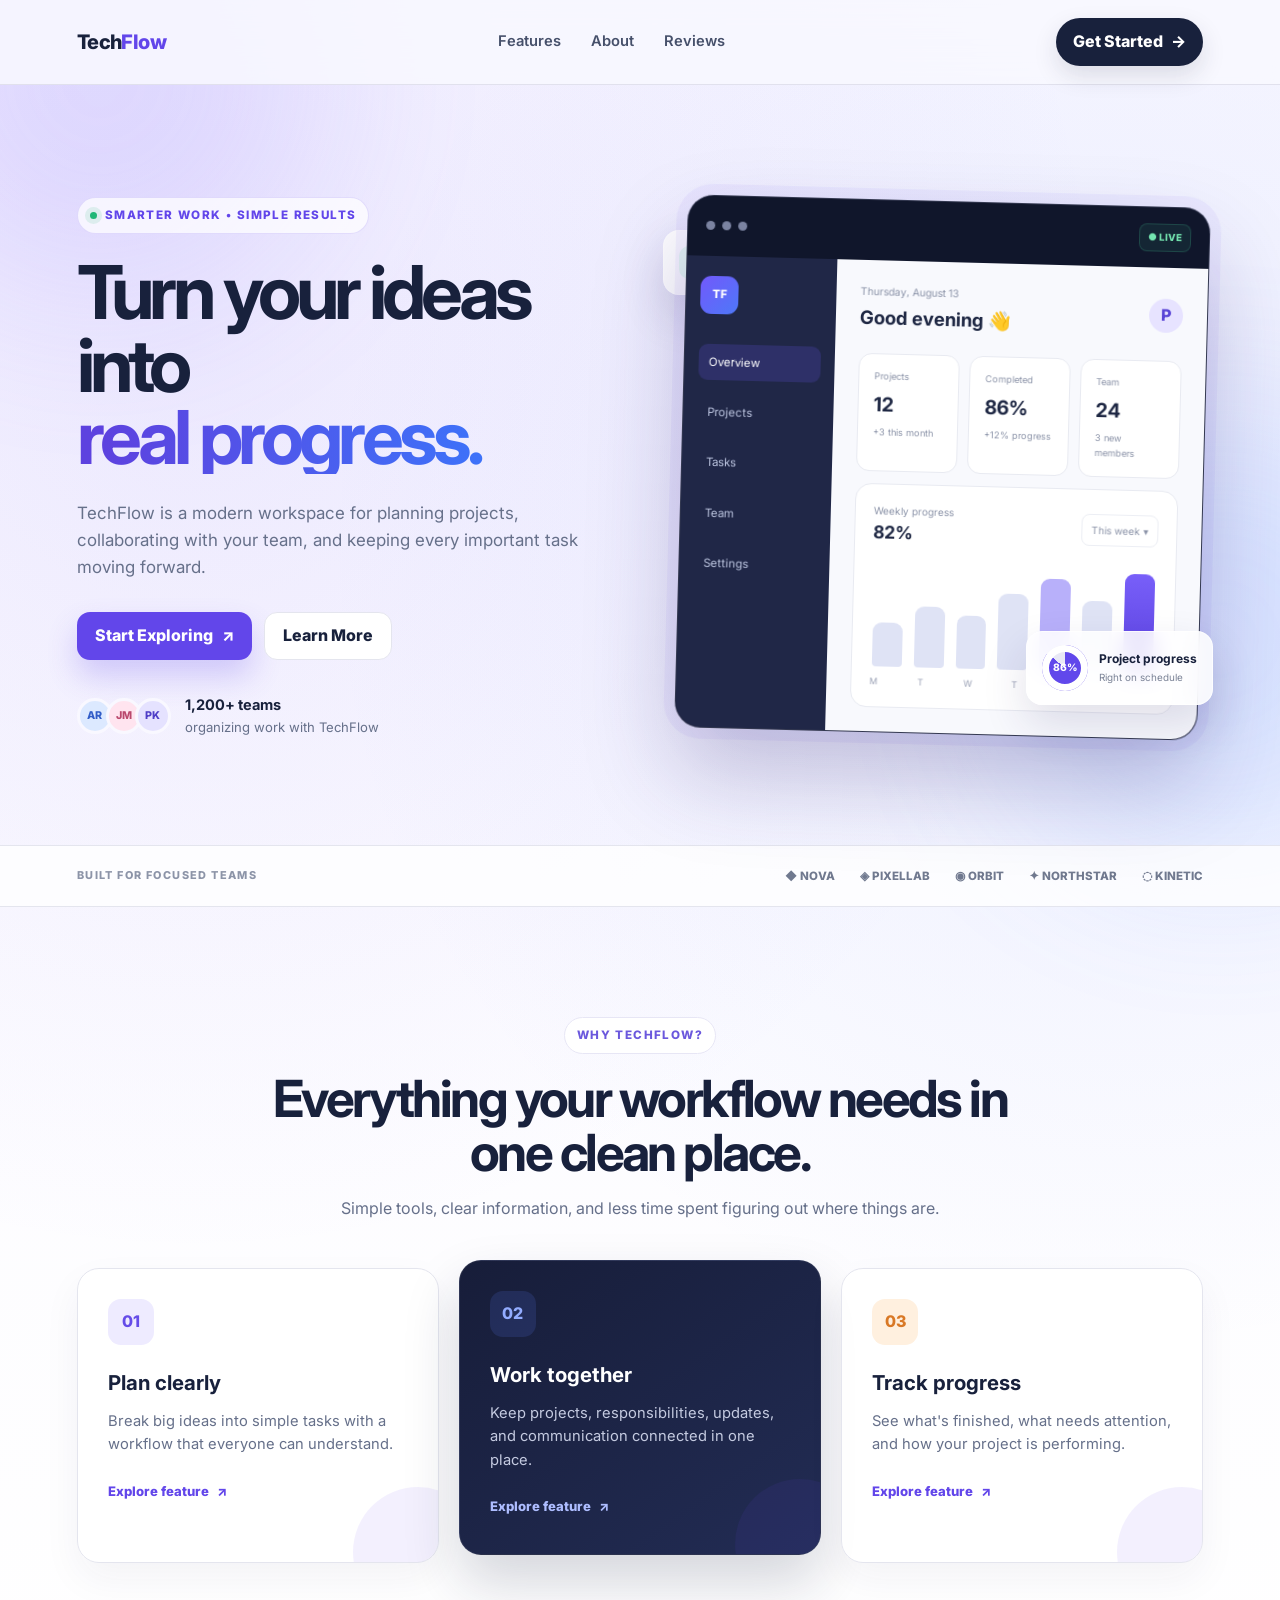
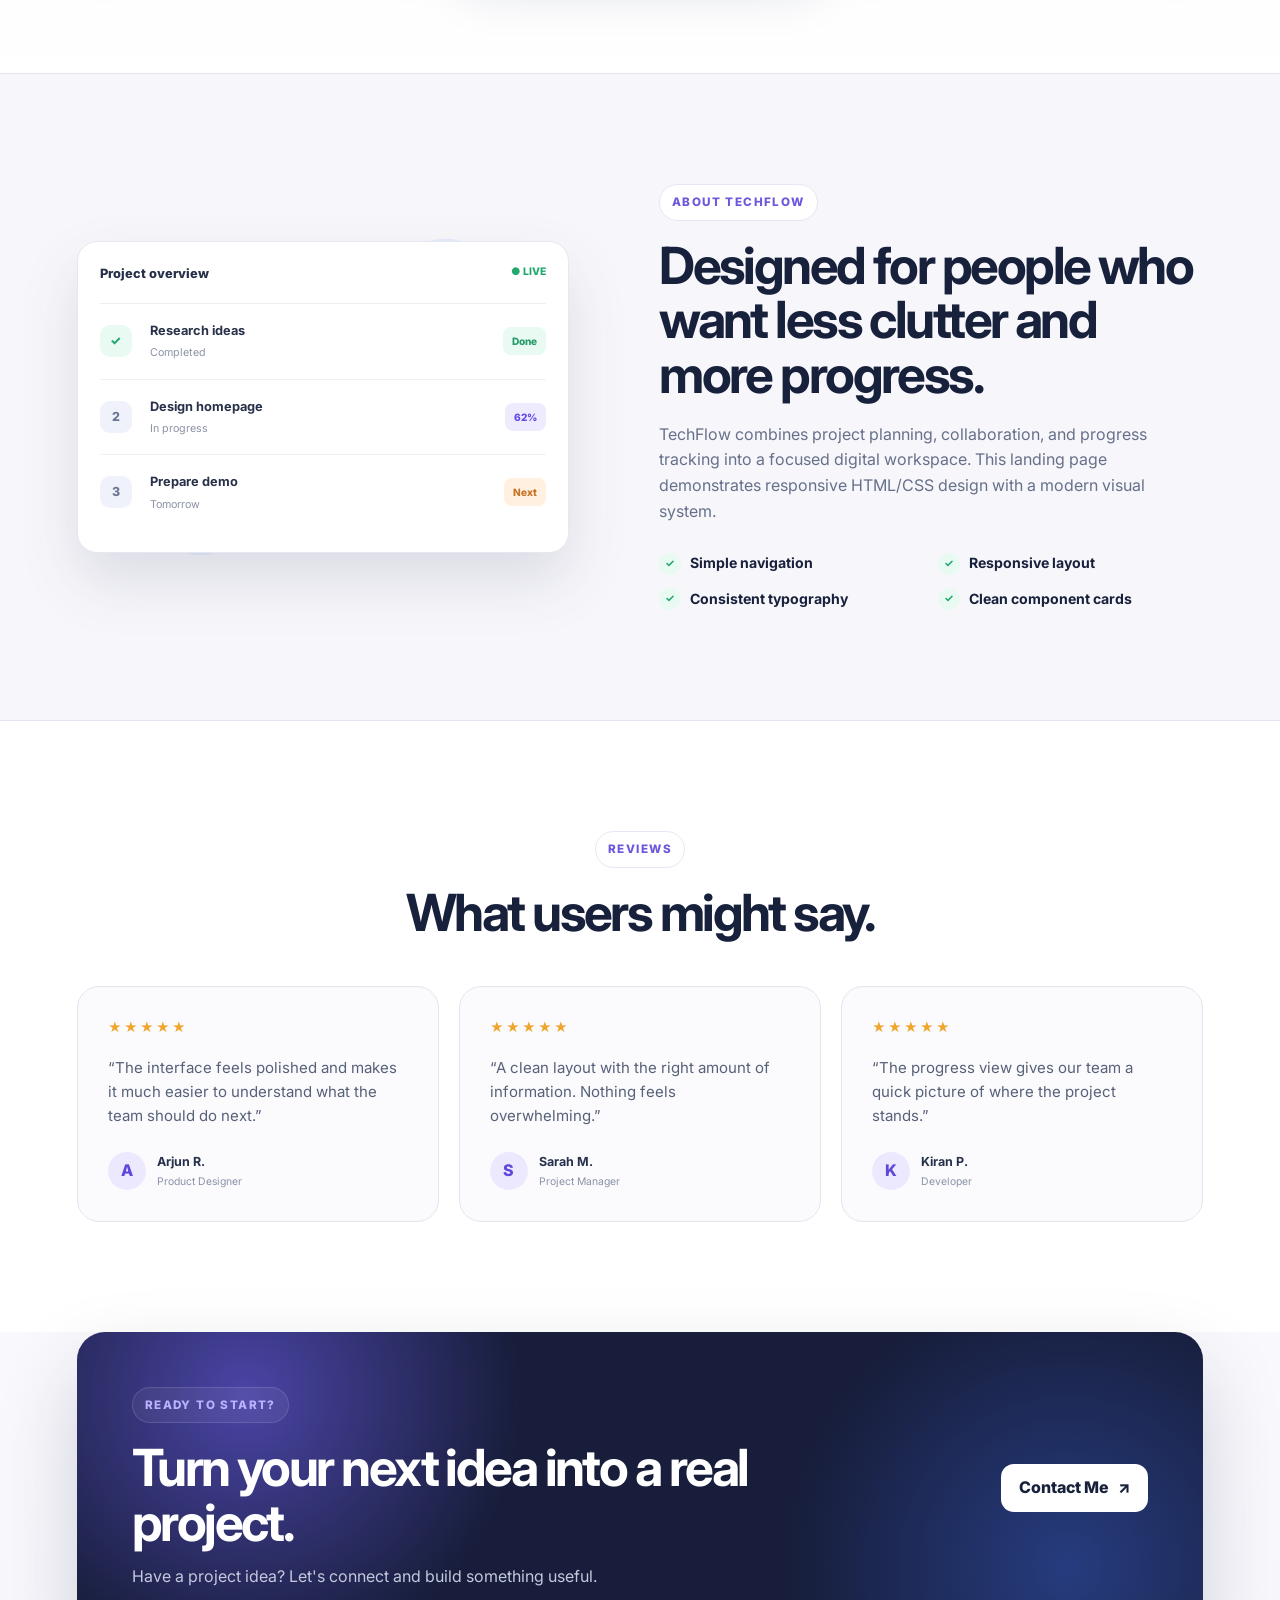
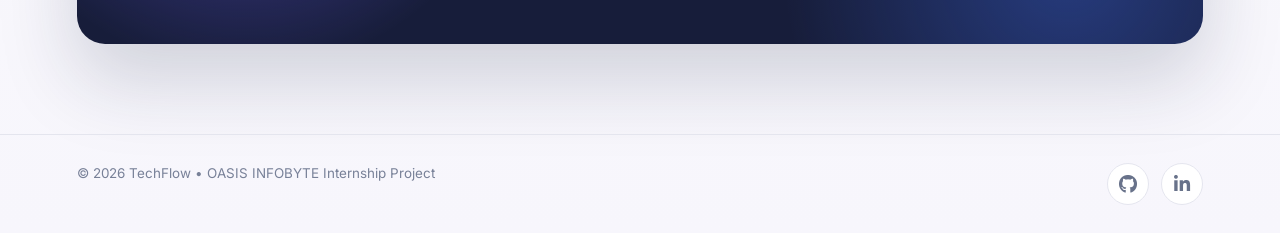
<file: WebDev-L1-LandingPage/index.html>
<!DOCTYPE html>
<html lang="en">
<head>
  <meta charset="UTF-8">
  <meta name="viewport" content="width=device-width, initial-scale=1.0">
  <meta name="description" content="TechFlow - modern digital workflow landing page.">
  <title>TechFlow | Smart Digital Workflow</title>

  <link rel="preconnect" href="https://fonts.googleapis.com">
  <link rel="preconnect" href="https://fonts.gstatic.com" crossorigin>
  <link href="https://fonts.googleapis.com/css2?family=Inter:wght@400;500;600;700;800&display=swap" rel="stylesheet">

  <link rel="stylesheet" href="style.css">
  <!-- Font Awesome Icons -->
<link
  rel="stylesheet"
  href="https://cdnjs.cloudflare.com/ajax/libs/font-awesome/6.5.2/css/all.min.css"
>
</head>

<body>

  <!-- Background decorative glow -->
  <div class="page-glow glow-one"></div>
  <div class="page-glow glow-two"></div>

  <!-- ================= NAVBAR ================= -->
  <header class="navbar">

    <a class="brand" href="#home">
      Tech<span>Flow</span>
    </a>

    <nav aria-label="Primary navigation">
      <a href="#features">Features</a>
      <a href="#about">About</a>
      <a href="#reviews">Reviews</a>
    </nav>

    <a class="nav-cta" href="#contact">
      Get Started <span>→</span>
    </a>

  </header>


  <main>

    <!-- ================= HERO ================= -->
    <section class="hero" id="home">

      <div class="hero-content">

        <div class="badge">
          <span class="badge-dot"></span>
          SMARTER WORK • SIMPLE RESULTS
        </div>

        <h1>
          Turn your ideas into
          <span class="gradient-text">real progress.</span>
        </h1>

        <p class="hero-text">
          TechFlow is a modern workspace for planning projects,
          collaborating with your team, and keeping every important
          task moving forward.
        </p>

        <div class="hero-actions">

          <a class="btn primary" href="#features">
            Start Exploring <span>↗</span>
          </a>

          <a class="btn secondary" href="#about">
            Learn More
          </a>

        </div>


        <!-- Small social proof -->
        <div class="hero-proof">

          <div class="avatars">
            <span>AR</span>
            <span>JM</span>
            <span>PK</span>
          </div>

          <div>
            <strong>1,200+ teams</strong>
            <p>organizing work with TechFlow</p>
          </div>

        </div>

      </div>


      <!-- ================= PRODUCT PREVIEW ================= -->
      <div class="visual-wrap">

        <!-- Floating notification -->
        <div class="floating-card card-top">

          <div class="small-icon">✓</div>

          <div>
            <strong>Task completed</strong>
            <span>Landing page approved</span>
          </div>

        </div>


        <!-- Dashboard -->
        <div class="dashboard">

          <div class="dashboard-top">

            <div class="window-dots">
              <i></i>
              <i></i>
              <i></i>
            </div>

            <div class="dashboard-pill">
              ● LIVE
            </div>

          </div>


          <div class="dashboard-body">

            <aside class="side-panel">

              <div class="side-logo">
                TF
              </div>

              <span class="active-item">Overview</span>
              <span>Projects</span>
              <span>Tasks</span>
              <span>Team</span>
              <span>Settings</span>

            </aside>


            <div class="main-panel">

              <div class="panel-heading">

                <div>
                  <p>Thursday, August 13</p>
                  <h3>Good evening 👋</h3>
                </div>

                <div class="profile-mini">
                  P
                </div>

              </div>


              <!-- Statistics -->
              <div class="mini-stats">

                <div>
                  <span>Projects</span>
                  <strong>12</strong>
                  <small>+3 this month</small>
                </div>

                <div>
                  <span>Completed</span>
                  <strong>86%</strong>
                  <small>+12% progress</small>
                </div>

                <div>
                  <span>Team</span>
                  <strong>24</strong>
                  <small>3 new members</small>
                </div>

              </div>


              <!-- Chart -->
              <div class="chart-card">

                <div class="chart-head">

                  <div>
                    <span>Weekly progress</span>
                    <strong>82%</strong>
                  </div>

                  <span class="chart-filter">
                    This week ▾
                  </span>

                </div>


                <div class="chart">

                  <span class="bar" style="height:42%"></span>
                  <span class="bar" style="height:58%"></span>
                  <span class="bar" style="height:50%"></span>
                  <span class="bar" style="height:72%"></span>
                  <span class="bar tall" style="height:88%"></span>
                  <span class="bar" style="height:68%"></span>
                  <span class="bar accent" style="height:94%"></span>

                </div>


                <div class="days">

                  <span>M</span>
                  <span>T</span>
                  <span>W</span>
                  <span>T</span>
                  <span>F</span>
                  <span>S</span>
                  <span>S</span>

                </div>

              </div>

            </div>

          </div>

        </div>


        <!-- Floating progress card -->
        <div class="floating-card card-bottom">

          <div class="progress-ring">
            86%
          </div>

          <div>
            <strong>Project progress</strong>
            <span>Right on schedule</span>
          </div>

        </div>

      </div>

    </section>


    <!-- ================= TRUST STRIP ================= -->
    <section class="trust-strip">

      <p>BUILT FOR FOCUSED TEAMS</p>

      <div class="trust-items">

        <span>◆ NOVA</span>
        <span>◈ PIXELLAB</span>
        <span>◉ ORBIT</span>
        <span>✦ NORTHSTAR</span>
        <span>◌ KINETIC</span>

      </div>

    </section>


    <!-- ================= FEATURES ================= -->
    <section class="section" id="features">

      <div class="section-heading centered">

        <div class="badge light-badge">
          WHY TECHFLOW?
        </div>

        <h2>
          Everything your workflow needs
          in one clean place.
        </h2>

        <p>
          Simple tools, clear information, and less time spent
          figuring out where things are.
        </p>

      </div>


      <div class="feature-grid">

        <article class="feature-card">

          <div class="feature-icon purple">
            01
          </div>

          <h3>Plan clearly</h3>

          <p>
            Break big ideas into simple tasks with a workflow
            that everyone can understand.
          </p>

          <a href="#contact">
            Explore feature <span>↗</span>
          </a>

        </article>


        <article class="feature-card featured">

          <div class="feature-icon blue">
            02
          </div>

          <h3>Work together</h3>

          <p>
            Keep projects, responsibilities, updates, and
            communication connected in one place.
          </p>

          <a href="#contact">
            Explore feature <span>↗</span>
          </a>

        </article>


        <article class="feature-card">

          <div class="feature-icon orange">
            03
          </div>

          <h3>Track progress</h3>

          <p>
            See what's finished, what needs attention,
            and how your project is performing.
          </p>

          <a href="#contact">
            Explore feature <span>↗</span>
          </a>

        </article>

      </div>

    </section>


    <!-- ================= ABOUT ================= -->
    <section class="split-section" id="about">

      <div class="split-visual">

        <div class="window-card">

          <div class="window-header">

            <span>Project overview</span>

            <span class="tiny-live">
              ● LIVE
            </span>

          </div>


          <div class="task-row done">

            <span class="check">✓</span>

            <div>
              <strong>Research ideas</strong>
              <small>Completed</small>
            </div>

            <span class="status">
              Done
            </span>

          </div>


          <div class="task-row">

            <span class="check">2</span>

            <div>
              <strong>Design homepage</strong>
              <small>In progress</small>
            </div>

            <span class="status progress">
              62%
            </span>

          </div>


          <div class="task-row">

            <span class="check">3</span>

            <div>
              <strong>Prepare demo</strong>
              <small>Tomorrow</small>
            </div>

            <span class="status upcoming">
              Next
            </span>

          </div>

        </div>

      </div>


      <div class="split-copy">

        <div class="badge light-badge">
          ABOUT TECHFLOW
        </div>

        <h2>
          Designed for people who want
          less clutter and more progress.
        </h2>

        <p>
          TechFlow combines project planning, collaboration,
          and progress tracking into a focused digital workspace.
          This landing page demonstrates responsive HTML/CSS design
          with a modern visual system.
        </p>


        <div class="check-list">

          <div>
            <span>✓</span>
            Simple navigation
          </div>

          <div>
            <span>✓</span>
            Responsive layout
          </div>

          <div>
            <span>✓</span>
            Consistent typography
          </div>

          <div>
            <span>✓</span>
            Clean component cards
          </div>

        </div>

      </div>

    </section>


    <!-- ================= REVIEWS ================= -->
    <section class="section review-section" id="reviews">

      <div class="section-heading centered">

        <div class="badge light-badge">
          REVIEWS
        </div>

        <h2>
          What users might say.
        </h2>

      </div>


      <div class="review-grid">

        <article class="review-card">

          <div class="stars">
            ★★★★★
          </div>

          <p>
            “The interface feels polished and makes it
            much easier to understand what the team should do next.”
          </p>

          <div class="reviewer">

            <span class="review-avatar">
              A
            </span>

            <div>
              <strong>Arjun R.</strong>
              <small>Product Designer</small>
            </div>

          </div>

        </article>


        <article class="review-card">

          <div class="stars">
            ★★★★★
          </div>

          <p>
            “A clean layout with the right amount of information.
            Nothing feels overwhelming.”
          </p>

          <div class="reviewer">

            <span class="review-avatar">
              S
            </span>

            <div>
              <strong>Sarah M.</strong>
              <small>Project Manager</small>
            </div>

          </div>

        </article>


        <article class="review-card">

          <div class="stars">
            ★★★★★
          </div>

          <p>
            “The progress view gives our team a quick picture
            of where the project stands.”
          </p>

          <div class="reviewer">

            <span class="review-avatar">
              K
            </span>

            <div>
              <strong>Kiran P.</strong>
              <small>Developer</small>
            </div>

          </div>

        </article>

      </div>

    </section>


    <!-- ================= CONTACT ================= -->
    <section class="cta-section" id="contact">

      <div>

        <div class="badge cta-badge">
          READY TO START?
        </div>

        <h2>
          Turn your next idea into a real project.
        </h2>

        <p>
          Have a project idea? Let's connect and build something useful.
        </p>

      </div>


      <a
        class="btn cta-button"
        href="mailto:pradeeshvmcs426@gmail.com"
      >
        Contact Me <span>↗</span>
      </a>

    </section>

  </main>


  <!-- ================= FOOTER ================= -->
  <footer>

    <p>
      © 2026 TechFlow • OASIS INFOBYTE Internship Project
    </p>

    <div class="social-icons">

  <a
    href="https://github.com/pradeeshvmcs426"
    target="_blank"
    rel="noopener noreferrer"
    aria-label="GitHub"
    title="GitHub"
  >
    <i class="fa-brands fa-github"></i>
  </a>

  <a
    href="https://www.linkedin.com/in/pradeeshvmcs426"
    target="_blank"
    rel="noopener noreferrer"
    aria-label="LinkedIn"
    title="LinkedIn"
  >
    <i class="fa-brands fa-linkedin-in"></i>
  </a>

</div>

  </footer>

</body>
</html>
</file>
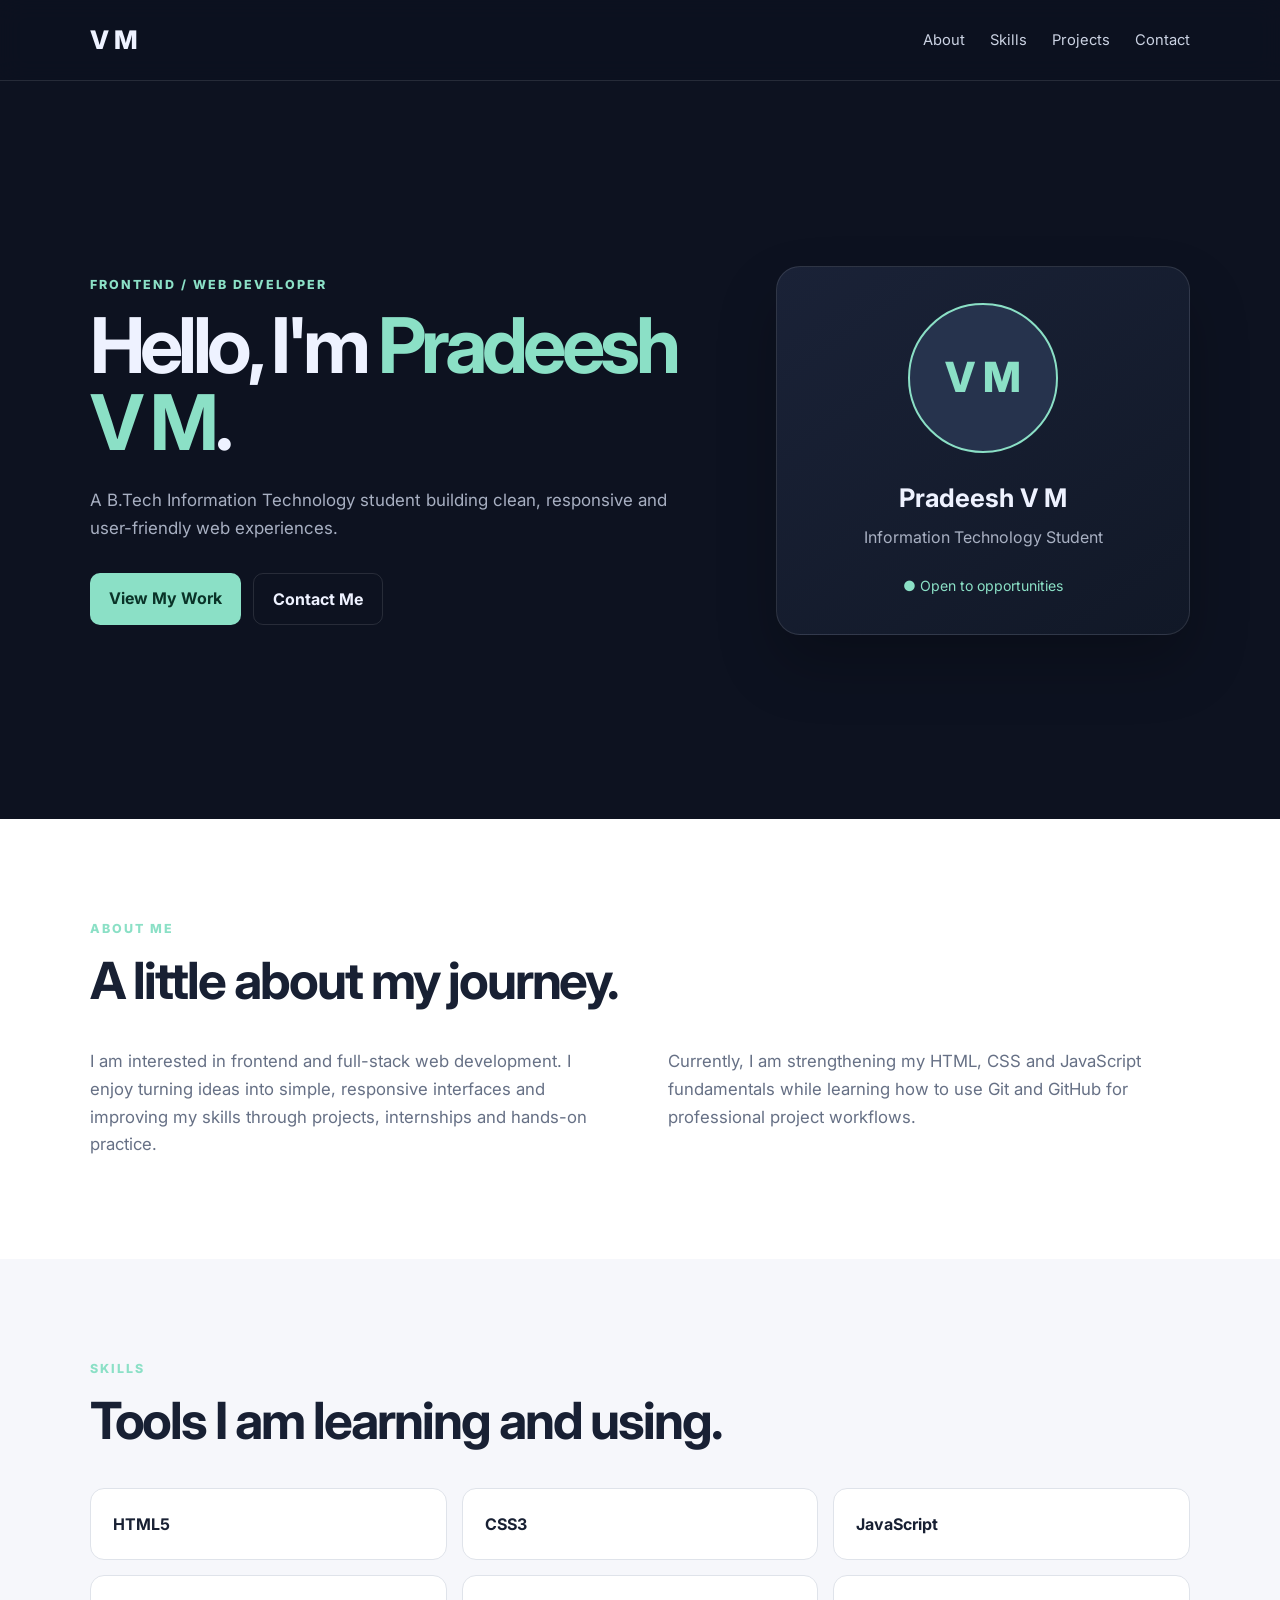
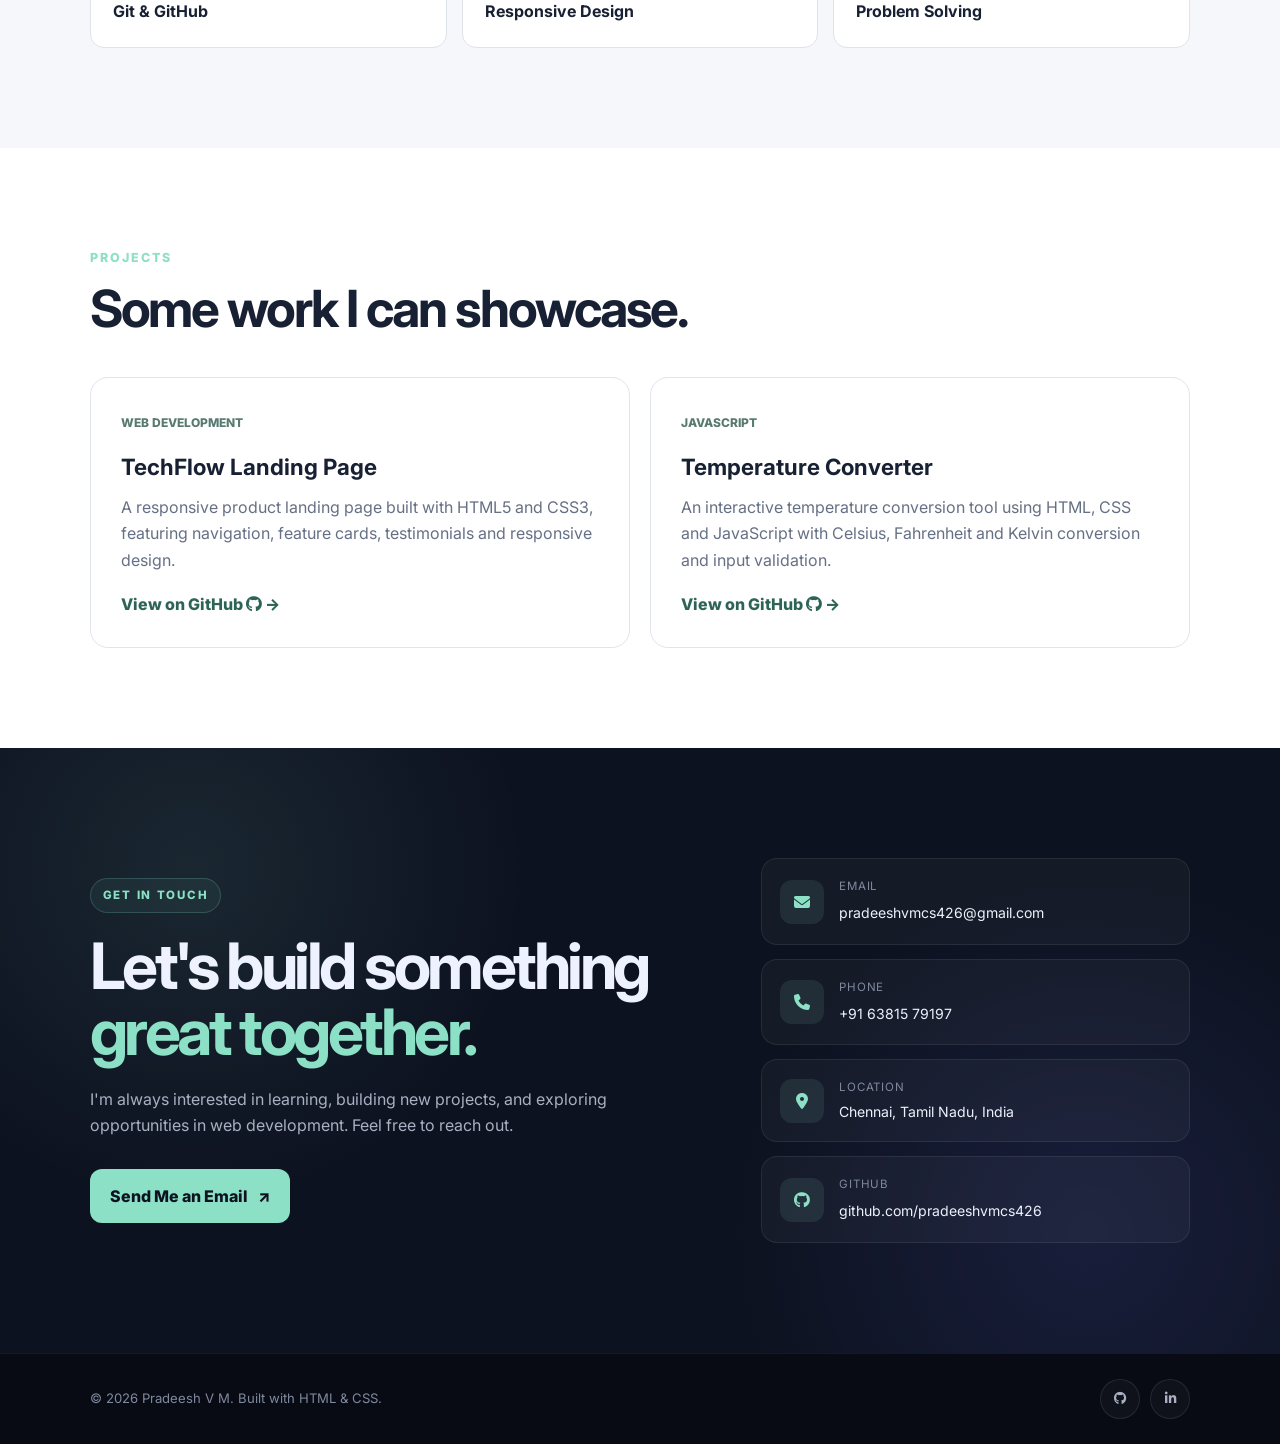
<file: WebDev-L1-PersonalPortfolio/index.html>
<!DOCTYPE html>
<html lang="en">
<head>
  <meta charset="UTF-8">
  <meta name="viewport" content="width=device-width, initial-scale=1.0">
  <meta name="description" content="Personal portfolio website">
  <title>Pradeesh V M | Portfolio</title>
  <link rel="preconnect" href="https://fonts.googleapis.com">
  <link rel="preconnect" href="https://fonts.gstatic.com" crossorigin>
  <link href="https://fonts.googleapis.com/css2?family=Inter:wght@400;500;600;700;800&display=swap" rel="stylesheet">
  <link rel="stylesheet" href="style.css">
  <link
  rel="stylesheet"
  href="https://cdnjs.cloudflare.com/ajax/libs/font-awesome/6.5.2/css/all.min.css"
>
</head>
<body>
  <header class="navbar">
    <a class="logo" href="#home">V M<span></span></a>
    <nav>
      <a href="#about">About</a>
      <a href="#skills">Skills</a>
      <a href="#projects">Projects</a>
      <a href="#contact">Contact</a>
    </nav>
  </header>

  <main>
    <section class="hero" id="home">
      <div>
        <p class="eyebrow">FRONTEND / WEB DEVELOPER</p>
        <h1>Hello, I'm <span>Pradeesh V M</span>.</h1>
        <p class="lead">
          A B.Tech Information Technology student building clean, responsive and user-friendly web experiences.
        </p>
        <div class="actions">
          <a class="btn primary" href="#projects">View My Work</a>
          <a class="btn outline" href="#contact">Contact Me</a>
        </div>
      </div>
      <div class="profile-card">
        <div class="avatar">V M</div>
        <h2>Pradeesh V M</h2>
        <p>Information Technology Student</p>
        <div class="status">● Open to opportunities</div>
      </div>
    </section>

    <section class="section" id="about">
      <div class="section-title">
        <p class="eyebrow">ABOUT ME</p>
        <h2>A little about my journey.</h2>
      </div>
      <div class="about-grid">
        <p>
          I am interested in frontend and full-stack web development. I enjoy turning ideas into simple,
          responsive interfaces and improving my skills through projects, internships and hands-on practice.
        </p>
        <p>
          Currently, I am strengthening my HTML, CSS and JavaScript fundamentals while learning how to use
          Git and GitHub for professional project workflows.
        </p>
      </div>
    </section>

    <section class="section alt" id="skills">
      <div class="section-title">
        <p class="eyebrow">SKILLS</p>
        <h2>Tools I am learning and using.</h2>
      </div>
      <div class="skills-grid">
        <div>HTML5</div>
        <div>CSS3</div>
        <div>JavaScript</div>
        <div>Git & GitHub</div>
        <div>Responsive Design</div>
        <div>Problem Solving</div>
      </div>
    </section>

    <section class="section" id="projects">
      <div class="section-title">
        <p class="eyebrow">PROJECTS</p>
        <h2>Some work I can showcase.</h2>
      </div>
      <div class="projects">

  <!-- Project 1 -->
  <article class="project-card">

    <span class="tag">
      WEB DEVELOPMENT
    </span>

    <h3>
      TechFlow Landing Page
    </h3>

    <p>
      A responsive product landing page built with
      HTML5 and CSS3, featuring navigation, feature cards, testimonials and responsive design.
    </p>

    <a
      href="https://github.com/pradeeshvmcs426/OIBSIP/tree/main/WebDev-L1-LandingPage"
      target="_blank"
      rel="noopener noreferrer"
      class="project-link"
    >
      View on GitHub
      <i class="fa-brands fa-github"></i>
      →
    </a>

  </article>


  <!-- Project 2 -->
  <article class="project-card">

    <span class="tag">
      JAVASCRIPT
    </span>

    <h3>
      Temperature Converter
    </h3>

    <p>
      An interactive temperature conversion tool using
      HTML, CSS and JavaScript with Celsius, Fahrenheit
      and Kelvin conversion and input validation.
    </p>

    <a
      href="https://github.com/pradeeshvmcs426/OIBSIP/tree/main/WebDev-L1-TemperatureConverter"
      target="_blank"
      rel="noopener noreferrer"
      class="project-link"
    >
      View on GitHub
      <i class="fa-brands fa-github"></i>
      →
    </a>

  </article>

</div>
    </section>

    <section class="contact-section" id="contact">

  <div class="contact-wrapper">

    <div class="contact-content">

      <span class="section-label">GET IN TOUCH</span>

      <h2>
        Let's build something
        <span>great together.</span>
      </h2>

      <p>
        I'm always interested in learning, building new projects,
        and exploring opportunities in web development.
        Feel free to reach out.
      </p>

      <a
        class="contact-button"
        href="mailto:pradeeshvmcs426@gmail.com"
      >
        Send Me an Email
        <span>↗</span>
      </a>

    </div>


    <div class="contact-details">

      <div class="contact-item">

        <div class="contact-icon">
          <i class="fa-solid fa-envelope"></i>
        </div>

        <div>
          <small>Email</small>
          <a href="mailto:pradeeshvmcs426@gmail.com">
            pradeeshvmcs426@gmail.com
          </a>
        </div>

      </div>


      <div class="contact-item">

        <div class="contact-icon">
          <i class="fa-solid fa-phone"></i>
        </div>

        <div>
          <small>Phone</small>
          <a href="tel:+916381579197">
            +91 63815 79197
          </a>
        </div>

      </div>


      <div class="contact-item">

        <div class="contact-icon">
          <i class="fa-solid fa-location-dot"></i>
        </div>

        <div>
          <small>Location</small>
          <p>Chennai, Tamil Nadu, India</p>
        </div>

      </div>


      <div class="contact-item">

        <div class="contact-icon">
          <i class="fa-brands fa-github"></i>
        </div>

        <div>
          <small>GitHub</small>
          <a
            href="https://github.com/pradeeshvmcs426"
            target="_blank"
            rel="noopener noreferrer"
          >
            github.com/pradeeshvmcs426
          </a>
        </div>

      </div>

    </div>

  </div>

</section>
  </main>

  <footer>

  <p>
    © 2026 Pradeesh V M. Built with HTML & CSS.
  </p>

  <div class="social-icons">

    <a
      href="https://github.com/pradeeshvmcs426"
      target="_blank"
      rel="noopener noreferrer"
      aria-label="GitHub"
    >
      <i class="fa-brands fa-github"></i>
    </a>

    <a
      href="https://www.linkedin.com/in/pradeeshvmcs426"
      target="_blank"
      rel="noopener noreferrer"
      aria-label="LinkedIn"
    >
      <i class="fa-brands fa-linkedin-in"></i>
    </a>

  </div>

</footer>
</body>
</html>
</file>
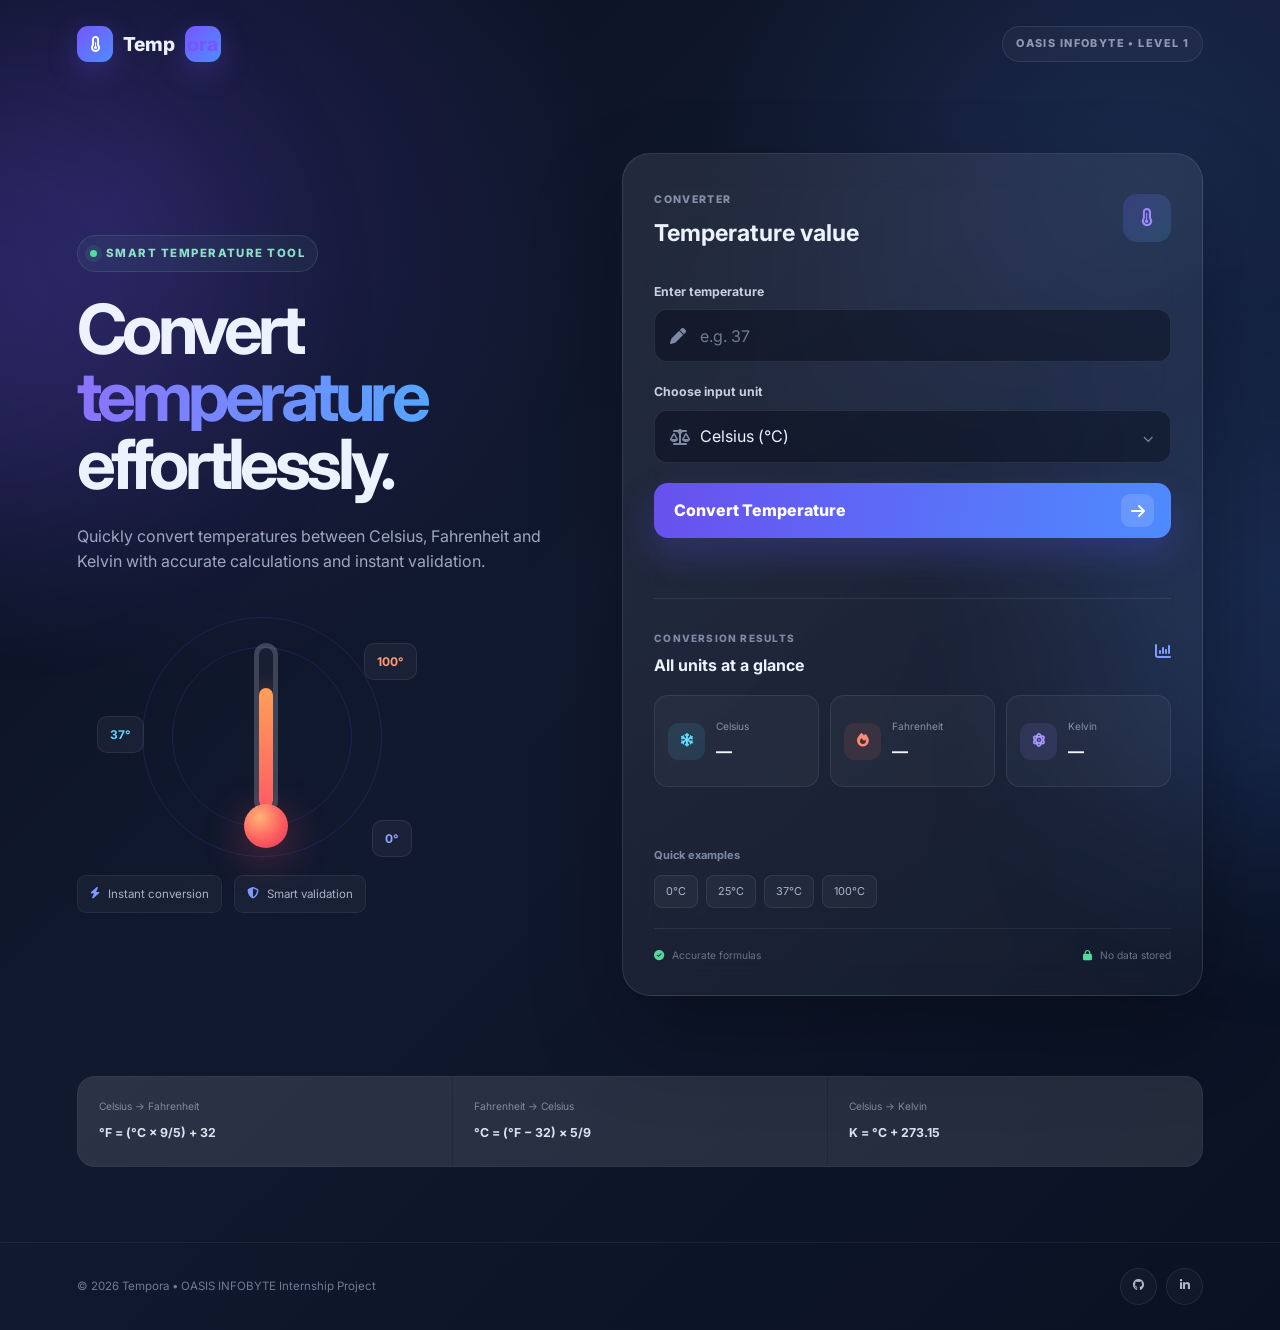
<file: WebDev-L1-TemperatureConverter/index.html>
<!DOCTYPE html>
<html lang="en">

<head>
  <meta charset="UTF-8">

  <meta
    name="viewport"
    content="width=device-width, initial-scale=1.0"
  >

  <meta
    name="description"
    content="A modern temperature converter for Celsius, Fahrenheit and Kelvin."
  >

  <title>Tempora | Temperature Converter</title>

  <!-- Google Font -->
  <link
    rel="preconnect"
    href="https://fonts.googleapis.com"
  >

  <link
    rel="preconnect"
    href="https://fonts.gstatic.com"
    crossorigin
  >

  <link
    href="https://fonts.googleapis.com/css2?family=Inter:wght@400;500;600;700;800&display=swap"
    rel="stylesheet"
  >

  <!-- Font Awesome -->
  <link
    rel="stylesheet"
    href="https://cdnjs.cloudflare.com/ajax/libs/font-awesome/6.5.2/css/all.min.css"
  >

  <link rel="stylesheet" href="style.css">
</head>


<body>

  <!-- Decorative background -->
  <div class="background-glow glow-left"></div>
  <div class="background-glow glow-right"></div>


  <main class="page">

    <!-- ================= HEADER ================= -->

    <header class="topbar">

      <a href="#" class="logo">
        <span class="logo-icon">
          <i class="fa-solid fa-temperature-half"></i>
        </span>

        Temp<span>ora</span>
      </a>

      <div class="topbar-label">
        OASIS INFOBYTE • LEVEL 1
      </div>

    </header>


    <!-- ================= MAIN CONVERTER ================= -->

    <section class="converter-layout">


      <!-- LEFT INTRO -->

      <div class="intro">

        <div class="eyebrow">
          <span class="pulse"></span>
          SMART TEMPERATURE TOOL
        </div>

        <h1>
          Convert
          <span>temperature</span>
          effortlessly.
        </h1>

        <p class="intro-text">
          Quickly convert temperatures between Celsius,
          Fahrenheit and Kelvin with accurate calculations
          and instant validation.
        </p>


        <!-- Temperature illustration -->

        <div class="temperature-visual">

          <div class="orbit orbit-one"></div>
          <div class="orbit orbit-two"></div>

          <div class="thermometer">

            <div class="thermometer-tube">
              <div class="mercury"></div>
            </div>

            <div class="thermometer-bulb"></div>

          </div>

          <div class="degree degree-one">
            100°
          </div>

          <div class="degree degree-two">
            37°
          </div>

          <div class="degree degree-three">
            0°
          </div>

        </div>


        <!-- Info badges -->

        <div class="info-row">

          <div class="info-chip">
            <i class="fa-solid fa-bolt"></i>
            Instant conversion
          </div>

          <div class="info-chip">
            <i class="fa-solid fa-shield-halved"></i>
            Smart validation
          </div>

        </div>

      </div>


      <!-- RIGHT CONVERTER CARD -->

      <div class="converter-card">

        <div class="card-header">

          <div>
            <span>CONVERTER</span>
            <h2>Temperature value</h2>
          </div>

          <div class="header-icon">
            <i class="fa-solid fa-temperature-three-quarters"></i>
          </div>

        </div>


        <!-- INPUT -->

        <form id="converterForm" novalidate>

          <label for="temperature">
            Enter temperature
          </label>

          <div class="input-wrapper">

            <i class="fa-solid fa-pen"></i>

            <input
              id="temperature"
              name="temperature"
              type="number"
              step="any"
              placeholder="e.g. 37"
              autocomplete="off"
            >

          </div>


          <!-- UNIT -->

          <label for="unit">
            Choose input unit
          </label>

          <div class="select-wrapper">

            <i class="fa-solid fa-scale-balanced"></i>

            <select id="unit" name="unit">

              <option value="celsius">
                Celsius (°C)
              </option>

              <option value="fahrenheit">
                Fahrenheit (°F)
              </option>

              <option value="kelvin">
                Kelvin (K)
              </option>

            </select>

          </div>


          <!-- BUTTON -->

          <button
            type="submit"
            class="convert-btn"
          >

            Convert Temperature

            <span>
              <i class="fa-solid fa-arrow-right"></i>
            </span>

          </button>


          <!-- ERROR -->

          <div
            id="errorMessage"
            class="message error"
            aria-live="polite"
          ></div>

        </form>


        <!-- ================= RESULTS ================= -->

        <div class="results-section">

          <div class="results-heading">

            <div>
              <span>CONVERSION RESULTS</span>
              <h3>All units at a glance</h3>
            </div>

            <i class="fa-solid fa-chart-column"></i>

          </div>


          <div class="result-grid">


            <!-- Celsius -->

            <article class="result-card celsius-card">

              <div class="result-icon">
                <i class="fa-solid fa-snowflake"></i>
              </div>

              <div>
                <span>Celsius</span>

                <strong id="celsiusResult">
                  —
                </strong>
              </div>

            </article>


            <!-- Fahrenheit -->

            <article class="result-card fahrenheit-card">

              <div class="result-icon">
                <i class="fa-solid fa-fire"></i>
              </div>

              <div>
                <span>Fahrenheit</span>

                <strong id="fahrenheitResult">
                  —
                </strong>
              </div>

            </article>


            <!-- Kelvin -->

            <article class="result-card kelvin-card">

              <div class="result-icon">
                <i class="fa-solid fa-atom"></i>
              </div>

              <div>
                <span>Kelvin</span>

                <strong id="kelvinResult">
                  —
                </strong>
              </div>

            </article>

          </div>


          <!-- SUCCESS -->

          <div
            id="successMessage"
            class="success-message"
            aria-live="polite"
          ></div>

        </div>


        <!-- ================= QUICK VALUES ================= -->

        <div class="quick-section">

          <p>Quick examples</p>

          <div class="quick-buttons">

            <button
              type="button"
              class="quick-btn"
              data-value="0"
            >
              0°C
            </button>

            <button
              type="button"
              class="quick-btn"
              data-value="25"
            >
              25°C
            </button>

            <button
              type="button"
              class="quick-btn"
              data-value="37"
            >
              37°C
            </button>

            <button
              type="button"
              class="quick-btn"
              data-value="100"
            >
              100°C
            </button>

          </div>

        </div>


        <!-- FOOTER INFO -->

        <div class="card-footer">

          <span>
            <i class="fa-solid fa-circle-check"></i>
            Accurate formulas
          </span>

          <span>
            <i class="fa-solid fa-lock"></i>
            No data stored
          </span>

        </div>

      </div>

    </section>


    <!-- ================= BOTTOM STRIP ================= -->

    <section class="formula-strip">

      <div>
        <span>Celsius → Fahrenheit</span>
        <strong>°F = (°C × 9/5) + 32</strong>
      </div>

      <div>
        <span>Fahrenheit → Celsius</span>
        <strong>°C = (°F − 32) × 5/9</strong>
      </div>

      <div>
        <span>Celsius → Kelvin</span>
        <strong>K = °C + 273.15</strong>
      </div>

    </section>


    <footer>

      <p>
        © 2026 Tempora • OASIS INFOBYTE Internship Project
      </p>

      <div class="footer-icons">

        <a
          href="https://github.com/pradeeshvmcs426"
          target="_blank"
          rel="noopener noreferrer"
          aria-label="GitHub"
        >
          <i class="fa-brands fa-github"></i>
        </a>

        <a
          href="https://www.linkedin.com/in/pradeeshvmcs426"
          target="_blank"
          rel="noopener noreferrer"
          aria-label="LinkedIn"
        >
          <i class="fa-brands fa-linkedin-in"></i>
        </a>

      </div>

    </footer>

  </main>


  <script src="script.js"></script>

</body>
</html>
</file>
<file: WebDev-L1-LandingPage/style.css>
* {
  box-sizing: border-box;
  margin: 0;
  padding: 0;
}

:root {
  --ink: #18213c;
  --muted: #66708a;

  --purple: #6246ea;
  --blue: #4a70ff;
  --orange: #f39a4a;

  --white: #ffffff;
  --line: #e4e5ee;

  --dark: #10162b;
}

html {
  scroll-behavior: smooth;
}

body {
  min-height: 100vh;
  overflow-x: hidden;

  font-family: "Inter", sans-serif;

  color: var(--ink);

  background:
    radial-gradient(
      circle at 15% 10%,
      rgba(112, 84, 245, 0.10),
      transparent 28%
    ),
    radial-gradient(
      circle at 88% 16%,
      rgba(74, 112, 255, 0.09),
      transparent 26%
    ),
    linear-gradient(
      180deg,
      #f9f8ff 0%,
      #ffffff 52%,
      #f7f6fc 100%
    );

  line-height: 1.6;
}

a {
  color: inherit;
  text-decoration: none;
}


/* ================= BACKGROUND GLOW ================= */

.page-glow {
  position: fixed;

  width: 440px;
  height: 440px;

  border-radius: 50%;

  filter: blur(90px);

  opacity: 0.18;

  pointer-events: none;

  z-index: -1;
}

.glow-one {
  top: -140px;
  left: -120px;

  background: #947bff;
}

.glow-two {
  top: 420px;
  right: -160px;

  background: #6b9cff;
}


/* ================= NAVBAR ================= */

.navbar {
  position: sticky;
  top: 0;

  z-index: 20;

  display: flex;

  align-items: center;
  justify-content: space-between;

  gap: 24px;

  padding: 18px 6%;

  background: rgba(249, 248, 255, 0.86);

  border-bottom: 1px solid rgba(220, 221, 233, 0.8);

  backdrop-filter: blur(16px);
}

.brand {
  font-size: 1.25rem;

  font-weight: 800;

  letter-spacing: -0.03em;
}

.brand span {
  color: var(--purple);
}

nav {
  display: flex;

  gap: 30px;

  font-size: 0.92rem;

  font-weight: 600;

  color: #46506b;
}

nav a {
  transition: color 0.2s ease;
}

nav a:hover {
  color: var(--purple);
}

.nav-cta {
  display: inline-flex;

  gap: 8px;

  align-items: center;

  padding: 11px 17px;

  border-radius: 999px;

  background: var(--ink);

  color: var(--white);

  font-weight: 800;

  box-shadow:
    0 10px 25px rgba(24, 33, 60, 0.13);
}

.nav-cta:hover {
  transform: translateY(-2px);
}


/* ================= HERO ================= */

.hero {
  display: grid;

  grid-template-columns: 1.02fr 0.98fr;

  gap: 60px;

  align-items: center;

  min-height: 760px;

  padding: 86px 6% 80px;
}

.hero-content {
  position: relative;

  z-index: 2;
}


/* Badge */

.badge {
  display: inline-flex;

  align-items: center;

  gap: 8px;

  padding: 8px 12px;

  border: 1px solid rgba(98, 70, 234, 0.16);

  border-radius: 999px;

  background: rgba(255, 255, 255, 0.72);

  color: var(--purple);

  font-size: 0.73rem;

  font-weight: 800;

  letter-spacing: 0.12em;
}

.badge-dot {
  width: 7px;
  height: 7px;

  border-radius: 50%;

  background: #20b777;

  box-shadow:
    0 0 0 5px rgba(32, 183, 119, 0.12);
}


/* Main heading */

.hero h1 {
  max-width: 690px;

  margin-top: 22px;

  font-size: clamp(3rem, 5.8vw, 5.55rem);

  line-height: 0.98;

  letter-spacing: -0.065em;
}

.gradient-text {
  display: block;

  background:
    linear-gradient(
      90deg,
      #5d42df 5%,
      #367dff 90%
    );

  -webkit-background-clip: text;

  background-clip: text;

  color: transparent;
}


/* Hero description */

.hero-text {
  max-width: 620px;

  margin: 26px 0 30px;

  color: var(--muted);

  font-size: 1.06rem;
}


/* Buttons */

.hero-actions {
  display: flex;

  flex-wrap: wrap;

  gap: 12px;
}

.btn {
  display: inline-flex;

  align-items: center;

  gap: 9px;

  min-height: 48px;

  padding: 0 18px;

  border-radius: 13px;

  font-weight: 800;

  transition: 0.2s ease;
}

.btn:hover {
  transform: translateY(-2px);
}

.primary {
  background: var(--purple);

  color: white;

  box-shadow:
    0 16px 30px rgba(98, 70, 234, 0.24);
}

.primary:hover {
  background: #4e37ca;
}

.secondary {
  border: 1px solid var(--line);

  background: white;

  color: var(--ink);
}


/* Hero social proof */

.hero-proof {
  display: flex;

  align-items: center;

  gap: 14px;

  margin-top: 34px;
}

.avatars {
  display: flex;
}

.avatars span {
  width: 36px;
  height: 36px;

  display: grid;

  place-items: center;

  margin-left: -7px;

  border: 3px solid #f9f8ff;

  border-radius: 50%;

  background: #e5e2ff;

  color: #4f3fc7;

  font-size: 0.67rem;

  font-weight: 800;
}

.avatars span:first-child {
  margin-left: 0;

  background: #dce9ff;

  color: #315dc8;
}

.avatars span:nth-child(2) {
  background: #ffe4ef;

  color: #ba486d;
}

.hero-proof strong {
  display: block;

  font-size: 0.91rem;
}

.hero-proof p {
  color: var(--muted);

  font-size: 0.82rem;
}


/* ================= PRODUCT VISUAL ================= */

.visual-wrap {
  position: relative;

  min-height: 540px;

  display: grid;

  place-items: center;
}


/* Dashboard */

.dashboard {
  width: min(620px, 100%);

  overflow: hidden;

  border: 1px solid rgba(255, 255, 255, 0.12);

  border-radius: 26px;

  background: #171c38;

  box-shadow:
    0 45px 90px rgba(51, 41, 117, 0.25),
    0 0 0 11px rgba(98, 70, 234, 0.06);

  transform: rotate(1.5deg);
}

.dashboard-top {
  display: flex;

  align-items: center;

  justify-content: space-between;

  padding: 16px 18px;

  background: #10162b;
}

.window-dots {
  display: flex;

  gap: 7px;
}

.window-dots i {
  width: 9px;
  height: 9px;

  border-radius: 50%;

  background: #7b83a1;
}

.dashboard-pill {
  padding: 5px 8px;

  border: 1px solid rgba(75, 222, 161, 0.18);

  border-radius: 8px;

  background: rgba(75, 222, 161, 0.08);

  color: #74e6b0;

  font-size: 0.61rem;

  font-weight: 800;
}


/* Dashboard body */

.dashboard-body {
  display: flex;

  min-height: 410px;
}


/* Sidebar */

.side-panel {
  width: 150px;

  padding: 20px 14px;

  background: #202747;

  color: #bcc5e0;
}

.side-logo {
  width: 38px;
  height: 38px;

  display: grid;

  place-items: center;

  margin-bottom: 30px;

  border-radius: 11px;

  background:
    linear-gradient(
      135deg,
      #7259fb,
      #4e78f8
    );

  color: white;

  font-size: 0.72rem;

  font-weight: 800;
}

.side-panel > span {
  display: block;

  margin-bottom: 14px;

  padding: 9px 10px;

  border-radius: 9px;

  font-size: 0.72rem;
}

.side-panel .active-item {
  background: rgba(112, 91, 255, 0.18);

  color: white;
}


/* Dashboard main */

.main-panel {
  flex: 1;

  padding: 24px;

  background: #f8f9fd;
}

.panel-heading,
.chart-head {
  display: flex;

  align-items: center;

  justify-content: space-between;

  gap: 15px;
}

.panel-heading p {
  color: #8b93a8;

  font-size: 0.65rem;
}

.panel-heading h3 {
  margin-top: 3px;

  color: #1e2743;

  font-size: 1.16rem;
}

.profile-mini {
  width: 34px;
  height: 34px;

  display: grid;

  place-items: center;

  border-radius: 50%;

  background: #e7e3ff;

  color: #5944d6;

  font-weight: 800;
}


/* Stats */

.mini-stats {
  display: grid;

  grid-template-columns: repeat(3, 1fr);

  gap: 10px;

  margin-top: 20px;
}

.mini-stats > div {
  padding: 15px;

  border: 1px solid #e8eaf1;

  border-radius: 13px;

  background: white;
}

.mini-stats span,
.mini-stats small {
  display: block;

  color: #8b93a8;

  font-size: 0.58rem;
}

.mini-stats strong {
  display: block;

  margin: 5px 0;

  color: #1e2743;

  font-size: 1.22rem;
}


/* Chart */

.chart-card {
  margin-top: 12px;

  padding: 18px;

  border: 1px solid #e8eaf1;

  border-radius: 16px;

  background: white;
}

.chart-head span {
  display: block;

  color: #8b93a8;

  font-size: 0.63rem;
}

.chart-head strong {
  display: block;

  color: #1e2743;

  font-size: 1.1rem;
}

.chart-filter {
  padding: 7px 9px;

  border: 1px solid #eceef4;

  border-radius: 8px;
}

.chart {
  height: 120px;

  display: flex;

  align-items: end;

  gap: 12px;

  padding: 15px 2px 0;
}

.bar {
  flex: 1;

  border-radius: 9px 9px 4px 4px;

  background: #dfe3f5;
}

.bar.tall {
  background: #b8b0fa;
}

.bar.accent {
  background:
    linear-gradient(
      180deg,
      #785ff9,
      #5a41de
    );
}

.days {
  display: flex;

  justify-content: space-between;

  margin-top: 8px;

  color: #9aa1b5;

  font-size: 0.56rem;
}


/* Floating cards */

.floating-card {
  position: absolute;

  display: flex;

  align-items: center;

  gap: 11px;

  padding: 13px 15px;

  border: 1px solid rgba(255, 255, 255, 0.72);

  border-radius: 16px;

  background: rgba(255, 255, 255, 0.86);

  box-shadow:
    0 20px 45px rgba(46, 38, 101, 0.14);

  backdrop-filter: blur(12px);
}

.floating-card strong {
  display: block;

  font-size: 0.75rem;
}

.floating-card span {
  display: block;

  margin-top: 2px;

  color: #7a8296;

  font-size: 0.62rem;
}

.card-top {
  top: 32px;

  left: -18px;
}

.card-bottom {
  right: -10px;

  bottom: 33px;
}

.small-icon {
  width: 33px;
  height: 33px;

  display: grid;

  place-items: center;

  border-radius: 10px;

  background: #e7fbf2;

  color: #23a66f;

  font-weight: 800;
}

.progress-ring {
  width: 46px;
  height: 46px;

  display: grid;

  place-items: center;

  border-radius: 50%;

  background:
    conic-gradient(
      #6148eb 86%,
      #e8e8f5 86%
    );

  color: white;

  font-size: 0.64rem;

  font-weight: 800;

  box-shadow:
    inset 0 0 0 7px #ffffff;
}


/* ================= TRUST STRIP ================= */

.trust-strip {
  display: flex;

  align-items: center;

  justify-content: space-between;

  gap: 25px;

  padding: 21px 6%;

  border-top: 1px solid var(--line);

  border-bottom: 1px solid var(--line);

  background: rgba(255, 255, 255, 0.78);
}

.trust-strip > p {
  color: #8c94a8;

  font-size: 0.68rem;

  font-weight: 800;

  letter-spacing: 0.13em;
}

.trust-items {
  display: flex;

  flex-wrap: wrap;

  justify-content: flex-end;

  gap: 25px;

  color: #70798f;

  font-size: 0.72rem;

  font-weight: 800;
}


/* ================= GENERAL SECTIONS ================= */

.section {
  padding: 110px 6%;
}

.section-heading {
  max-width: 760px;

  margin-bottom: 46px;
}

.centered {
  margin-inline: auto;

  text-align: center;
}

.section-heading h2,
.split-copy h2,
.cta-section h2 {
  margin-top: 17px;

  font-size: clamp(2rem, 4vw, 3.6rem);

  line-height: 1.07;

  letter-spacing: -0.05em;
}

.section-heading > p:last-child {
  margin-top: 16px;

  color: var(--muted);
}

.light-badge {
  border-color: #e7e6f5;

  background: #ffffff;

  color: #6b58dd;
}


/* ================= FEATURE CARDS ================= */

.feature-grid {
  display: grid;

  grid-template-columns: repeat(3, 1fr);

  gap: 20px;
}

.feature-card {
  position: relative;

  overflow: hidden;

  min-height: 295px;

  padding: 30px;

  border: 1px solid var(--line);

  border-radius: 22px;

  background: rgba(255, 255, 255, 0.88);

  box-shadow:
    0 16px 38px rgba(45, 48, 77, 0.05);
}

.feature-card::after {
  content: "";

  position: absolute;

  width: 130px;
  height: 130px;

  right: -45px;
  bottom: -55px;

  border-radius: 50%;

  background: rgba(98, 70, 234, 0.08);
}

.feature-card.featured {
  background:
    linear-gradient(
      145deg,
      #171d39,
      #222c54
    );

  color: white;

  border-color: rgba(255, 255, 255, 0.08);

  box-shadow:
    0 28px 55px rgba(24, 33, 60, 0.18);

  transform: translateY(-8px);
}

.feature-card.featured p {
  color: #c4cae0;
}

.feature-icon {
  width: 46px;
  height: 46px;

  display: grid;

  place-items: center;

  margin-bottom: 22px;

  border-radius: 13px;

  font-weight: 800;
}

.feature-icon.purple {
  background: #eeebff;

  color: #654ce8;
}

.feature-icon.blue {
  background: rgba(92, 126, 255, 0.15);

  color: #93acff;
}

.feature-icon.orange {
  background: #fff0df;

  color: #d97825;
}

.feature-card h3 {
  font-size: 1.28rem;
}

.feature-card p {
  margin-top: 10px;

  color: var(--muted);

  font-size: 0.92rem;
}

.feature-card a {
  display: inline-flex;

  gap: 8px;

  margin-top: 24px;

  color: var(--purple);

  font-size: 0.82rem;

  font-weight: 800;
}

.feature-card.featured a {
  color: #aebdff;
}


/* ================= ABOUT ================= */

.split-section {
  display: grid;

  grid-template-columns: 0.95fr 1.05fr;

  gap: 90px;

  align-items: center;

  padding: 110px 6%;

  background: #f7f7fb;

  border-top: 1px solid var(--line);

  border-bottom: 1px solid var(--line);
}

.split-visual {
  min-height: 420px;

  display: grid;

  place-items: center;

  position: relative;
}

.split-visual::before {
  content: "";

  position: absolute;

  width: 360px;
  height: 280px;

  border-radius: 42px;

  background:
    linear-gradient(
      145deg,
      #ece8ff,
      #e0edff
    );

  transform: rotate(-8deg);
}

.window-card {
  position: relative;

  width: min(520px, 100%);

  padding: 22px;

  border: 1px solid #e6e8f1;

  border-radius: 20px;

  background: white;

  box-shadow:
    0 28px 60px rgba(42, 44, 75, 0.13);
}

.window-header {
  display: flex;

  justify-content: space-between;

  padding-bottom: 18px;

  border-bottom: 1px solid #eceef4;

  color: #27304b;

  font-size: 0.8rem;

  font-weight: 800;
}

.tiny-live {
  color: #21a96d;

  font-size: 0.65rem;
}

.task-row {
  display: grid;

  grid-template-columns: 38px 1fr auto;

  align-items: center;

  gap: 12px;

  padding: 17px 0;

  border-bottom: 1px solid #f0f1f5;
}

.task-row:last-child {
  border-bottom: 0;
}

.check {
  width: 32px;
  height: 32px;

  display: grid;

  place-items: center;

  border-radius: 10px;

  background: #f0f2fb;

  color: #6a7691;

  font-weight: 800;

  font-size: 0.78rem;
}

.done .check {
  background: #e8faf2;

  color: #27a671;
}

.task-row strong,
.task-row small {
  display: block;
}

.task-row strong {
  color: #283149;

  font-size: 0.8rem;
}

.task-row small {
  margin-top: 3px;

  color: #8b92a4;

  font-size: 0.67rem;
}

.status {
  padding: 6px 9px;

  border-radius: 8px;

  background: #e8faf2;

  color: #249b69;

  font-size: 0.63rem;

  font-weight: 800;
}

.status.progress {
  background: #eeebff;

  color: #6246ea;
}

.status.upcoming {
  background: #fff0df;

  color: #c77224;
}

.split-copy {
  max-width: 650px;
}

.split-copy > p {
  margin-top: 20px;

  color: var(--muted);
}

.check-list {
  display: grid;

  grid-template-columns: 1fr 1fr;

  gap: 13px;

  margin-top: 28px;
}

.check-list div {
  display: flex;

  align-items: center;

  gap: 9px;

  font-size: 0.88rem;

  font-weight: 700;
}

.check-list span {
  width: 22px;
  height: 22px;

  display: grid;

  place-items: center;

  border-radius: 50%;

  background: #e8faf2;

  color: #20a66c;

  font-size: 0.68rem;
}


/* ================= REVIEWS ================= */

.review-section {
  background: white;
}

.review-grid {
  display: grid;

  grid-template-columns: repeat(3, 1fr);

  gap: 20px;
}

.review-card {
  padding: 30px;

  border: 1px solid var(--line);

  border-radius: 22px;

  background: #fbfbfe;
}

.stars {
  color: #f0a52c;

  letter-spacing: 2px;

  font-size: 0.82rem;
}

.review-card > p {
  margin: 18px 0 24px;

  color: #576178;

  font-size: 0.94rem;
}

.reviewer {
  display: flex;

  align-items: center;

  gap: 11px;
}

.review-avatar {
  width: 38px;
  height: 38px;

  display: grid;

  place-items: center;

  border-radius: 50%;

  background: #ece9ff;

  color: #5f48d8;

  font-weight: 800;
}

.reviewer strong,
.reviewer small {
  display: block;
}

.reviewer strong {
  color: #27314b;

  font-size: 0.78rem;
}

.reviewer small {
  margin-top: 2px;

  color: #8a92a5;

  font-size: 0.65rem;
}


/* ================= CONTACT CTA ================= */

.cta-section {
  display: flex;

  align-items: center;

  justify-content: space-between;

  gap: 35px;

  margin: 0 6% 90px;

  padding: 55px;

  border-radius: 28px;

  background:
    radial-gradient(
      circle at 15% 20%,
      rgba(117, 101, 255, 0.55),
      transparent 28%
    ),
    radial-gradient(
      circle at 88% 75%,
      rgba(67, 117, 255, 0.35),
      transparent 28%
    ),
    #171d3a;

  color: white;

  box-shadow:
    0 35px 80px rgba(24, 33, 60, 0.18);
}

.cta-badge {
  color: #b9b2ff;

  border-color: rgba(255, 255, 255, 0.12);

  background: rgba(255, 255, 255, 0.06);
}

.cta-section h2 {
  max-width: 720px;
}

.cta-section p {
  margin-top: 14px;

  color: #c3c9dd;
}

.cta-button {
  flex-shrink: 0;

  background: white;

  color: var(--ink);
}


/* ================= FOOTER ================= */

footer {
  display: flex;

  justify-content: space-between;

  gap: 20px;

  padding: 28px 6%;

  border-top: 1px solid var(--line);

  color: #788198;

  font-size: 0.84rem;
}

.social-icons {
  display: flex;
  align-items: center;
  gap: 12px;
}

.social-icons a {
  width: 42px;
  height: 42px;

  display: grid;
  place-items: center;

  border: 1px solid var(--line);
  border-radius: 50%;

  background: white;

  color: #68728a;

  font-size: 1.15rem;

  transition:
    transform 0.2s ease,
    background 0.2s ease,
    color 0.2s ease,
    border-color 0.2s ease;
}

.social-icons a:hover {
  transform: translateY(-3px);

  background: var(--ink);

  color: white;

  border-color: var(--ink);
}

footer a:hover {
  color: var(--purple);
}


/* ================= TABLET ================= */

@media (max-width: 1000px) {

  .hero {
    grid-template-columns: 1fr;

    padding-top: 70px;
  }

  .visual-wrap {
    max-width: 760px;

    width: 100%;

    margin: 0 auto;
  }

  .feature-grid,
  .review-grid {
    grid-template-columns: 1fr 1fr;
  }

  .feature-card.featured {
    transform: none;
  }

  .split-section {
    grid-template-columns: 1fr;
  }

  .split-copy {
    max-width: none;
  }

}


/* ================= MOBILE ================= */

@media (max-width: 760px) {

  nav {
    display: none;
  }

  .trust-strip {
    align-items: flex-start;

    flex-direction: column;
  }

  .trust-items {
    justify-content: flex-start;
  }

  .feature-grid,
  .review-grid,
  .check-list {
    grid-template-columns: 1fr;
  }

  .cta-section {
    flex-direction: column;

    align-items: flex-start;

    margin-inline: 4%;

    padding: 38px 28px;
  }

}


/* ================= SMALL MOBILE ================= */

@media (max-width: 560px) {

  .navbar,
  .hero,
  .section,
  .split-section {
    padding-left: 5%;
    padding-right: 5%;
  }

  .navbar {
    padding-top: 15px;

    padding-bottom: 15px;
  }

  .nav-cta {
    padding: 9px 13px;

    font-size: 0.8rem;
  }

  .hero h1 {
    font-size: 3rem;
  }

  .dashboard-body {
    min-height: 320px;
  }

  .side-panel {
    width: 92px;
  }

  .side-panel > span {
    font-size: 0.63rem;
  }

  .mini-stats {
    grid-template-columns: 1fr;
  }

  .card-top {
    left: 0;
  }

  .card-bottom {
    right: 0;
  }

  .floating-card {
    transform: scale(0.88);

    transform-origin: center;
  }

  footer {
    flex-direction: column;

    padding-inline: 5%;
  }

}
</file>
<file: WebDev-L1-PersonalPortfolio/style.css>
* { box-sizing: border-box; margin: 0; padding: 0; }

:root {
  --bg: #0d1220;
  --panel: #151c2e;
  --panel-2: #f6f7fb;
  --text: #eef2ff;
  --dark: #182033;
  --muted: #a8b0c2;
  --muted-dark: #667085;
  --accent: #8be0c6;
  --line: rgba(255,255,255,.11);
  --white: #fff;
}

html { scroll-behavior: smooth; }

body {
  font-family: "Inter", sans-serif;
  color: var(--text);
  background: var(--bg);
  line-height: 1.65;
}

a { text-decoration: none; color: inherit; }

.navbar {
  position: sticky;
  top: 0;
  z-index: 10;
  display: flex;
  justify-content: space-between;
  align-items: center;
  padding: 19px 7%;
  background: rgba(13,18,32,.92);
  border-bottom: 1px solid var(--line);
  backdrop-filter: blur(12px);
}

.logo { font-size: 1.6rem; font-weight: 800; }
.logo span { color: var(--accent); }

nav { display: flex; gap: 25px; font-size: .92rem; color: #cbd2e2; }
nav a:hover { color: var(--accent); }

.hero {
  min-height: 82vh;
  display: grid;
  grid-template-columns: 1.2fr .8fr;
  gap: 65px;
  align-items: center;
  padding: 90px 7%;
}

.eyebrow {
  margin-bottom: 12px;
  font-size: .78rem;
  letter-spacing: .16em;
  font-weight: 800;
  color: var(--accent);
}

h1 {
  max-width: 760px;
  font-size: clamp(3rem, 6vw, 5.8rem);
  line-height: 1;
  letter-spacing: -.06em;
}

h1 span { color: var(--accent); }

.lead {
  max-width: 650px;
  margin: 25px 0 30px;
  color: var(--muted);
  font-size: 1.06rem;
}

.actions { display: flex; gap: 12px; flex-wrap: wrap; }
.btn {
  padding: 12px 19px;
  border-radius: 10px;
  font-weight: 700;
}
.primary { background: var(--accent); color: #0a3328; }
.outline { border: 1px solid var(--line); }

.profile-card {
  padding: 36px;
  border: 1px solid var(--line);
  border-radius: 24px;
  background: linear-gradient(145deg, #1a2237, #111827);
  text-align: center;
  box-shadow: 0 30px 60px rgba(0,0,0,.22);
}

.avatar {
  width: 150px;
  height: 150px;
  display: grid;
  place-items: center;
  margin: 0 auto 24px;
  border-radius: 50%;
  border: 2px solid var(--accent);
  background: #26334d;
  color: var(--accent);
  font-size: 2.6rem;
  font-weight: 800;
}

.profile-card h2 { font-size: 1.6rem; margin-bottom: 5px; }
.profile-card p { color: var(--muted); }
.status { margin-top: 24px; color: var(--accent); font-size: .88rem; }

.section {
  padding: 100px 7%;
  background: var(--white);
  color: var(--dark);
}
.alt { background: var(--panel-2); }

.section-title { max-width: 720px; margin-bottom: 40px; }
.section h2 {
  font-size: clamp(2rem, 4vw, 3.2rem);
  line-height: 1.1;
  letter-spacing: -.04em;
}

.about-grid {
  display: grid;
  grid-template-columns: 1fr 1fr;
  gap: 55px;
  color: var(--muted-dark);
  font-size: 1.05rem;
}

.skills-grid {
  display: grid;
  grid-template-columns: repeat(3, 1fr);
  gap: 15px;
}
.skills-grid div {
  padding: 22px;
  border: 1px solid #dfe3ea;
  border-radius: 14px;
  background: var(--white);
  font-weight: 700;
}

.projects {
  display: grid;
  grid-template-columns: repeat(2, 1fr);
  gap: 20px;
}
.project-card {
  padding: 30px;
  border: 1px solid #e0e4ec;
  border-radius: 18px;
  background: var(--white);
}
.project-card h3 { margin: 15px 0 8px; font-size: 1.4rem; }
.project-card p { color: var(--muted-dark); }
.tag { font-size: .75rem; font-weight: 800; color: #587a70; }
.project-link { display: inline-block; margin-top: 18px; color: #2e6456; font-weight: 800; }

.contact {
  display: flex;
  justify-content: space-between;
  gap: 50px;
  background: var(--bg);
  color: var(--text);
}
.contact p:not(.eyebrow) { color: var(--muted); margin-top: 16px; max-width: 620px; }
.contact-list {
  display: grid;
  gap: 14px;
  align-content: center;
}
.contact-list a:hover { color: var(--accent); }

footer {
  padding: 25px 7%;
  background: #080b14;
  color: #8892a7;
  text-align: center;
  font-size: .88rem;
}

@media (max-width: 820px) {
  nav { display: none; }
  .hero, .about-grid, .projects { grid-template-columns: 1fr; }
  .skills-grid { grid-template-columns: 1fr 1fr; }
}

@media (max-width: 520px) {
  .hero, .section { padding-inline: 5%; }
  .skills-grid { grid-template-columns: 1fr; }
  h1 { font-size: 3rem; }
}

/* ================= CONTACT SECTION ================= */

.contact-section {
  padding: 110px 7%;
  background:
    radial-gradient(
      circle at 15% 20%,
      rgba(139, 224, 198, 0.10),
      transparent 28%
    ),
    radial-gradient(
      circle at 85% 80%,
      rgba(106, 119, 255, 0.12),
      transparent 30%
    ),
    #0d1220;

  color: #eef2ff;
}

.contact-wrapper {
  max-width: 1250px;
  margin: 0 auto;

  display: grid;
  grid-template-columns: 1.15fr 0.85fr;
  gap: 90px;
  align-items: center;
}

.section-label {
  display: inline-block;

  padding: 7px 12px;

  border: 1px solid rgba(139, 224, 198, 0.20);
  border-radius: 999px;

  color: #8be0c6;

  background: rgba(139, 224, 198, 0.06);

  font-size: 0.72rem;
  font-weight: 800;

  letter-spacing: 0.15em;
}

.contact-content h2 {
  max-width: 700px;

  margin-top: 20px;

  font-size: clamp(2.8rem, 5vw, 5rem);

  line-height: 1.02;

  letter-spacing: -0.055em;
}

.contact-content h2 span {
  display: block;
  color: #8be0c6;
}

.contact-content > p {
  max-width: 620px;

  margin-top: 22px;

  color: #a8b0c2;

  font-size: 1rem;
}

.contact-button {
  display: inline-flex;

  align-items: center;
  gap: 10px;

  margin-top: 30px;

  padding: 14px 20px;

  border-radius: 12px;

  background: #8be0c6;

  color: #0d1220;

  font-weight: 800;

  transition: 0.25s ease;
}

.contact-button:hover {
  transform: translateY(-3px);

  box-shadow:
    0 12px 30px rgba(139, 224, 198, 0.20);
}


/* Contact details */

.contact-details {
  display: grid;
  gap: 14px;
}

.contact-item {
  display: flex;

  align-items: center;

  gap: 15px;

  padding: 18px;

  border: 1px solid rgba(255,255,255,0.08);

  border-radius: 16px;

  background: rgba(255,255,255,0.035);

  transition:
    transform 0.2s ease,
    background 0.2s ease;
}

.contact-item:hover {
  transform: translateX(5px);

  background: rgba(255,255,255,0.065);
}

.contact-icon {
  width: 44px;
  height: 44px;

  flex-shrink: 0;

  display: grid;

  place-items: center;

  border-radius: 12px;

  background: rgba(139,224,198,0.10);

  color: #8be0c6;

  font-size: 1rem;
}

.contact-item small {
  display: block;

  margin-bottom: 3px;

  color: #7f899e;

  font-size: 0.72rem;

  text-transform: uppercase;

  letter-spacing: 0.08em;
}

.contact-item a,
.contact-item p {
  color: #edf1fb;

  font-size: 0.88rem;

  text-decoration: none;
}

.contact-item a:hover {
  color: #8be0c6;
}


/* ================= FOOTER ================= */

footer {
  display: flex;

  justify-content: space-between;
  align-items: center;

  gap: 20px;

  padding: 25px 7%;

  background: #080b14;

  border-top: 1px solid rgba(255,255,255,0.06);

  color: #7f899e;

  font-size: 0.82rem;
}

footer p {
  margin: 0;
}

.social-icons {
  display: flex;
  gap: 10px;
}

.social-icons a {
  width: 40px;
  height: 40px;

  display: grid;

  place-items: center;

  border: 1px solid rgba(255,255,255,0.09);

  border-radius: 50%;

  color: #a8b0c2;

  background: rgba(255,255,255,0.03);

  transition: 0.2s ease;
}

.social-icons a:hover {
  transform: translateY(-3px);

  color: #0d1220;

  background: #8be0c6;

  border-color: #8be0c6;
}


/* ================= CONTACT RESPONSIVE ================= */

@media (max-width: 900px) {

  .contact-wrapper {
    grid-template-columns: 1fr;

    gap: 50px;
  }

}

@media (max-width: 600px) {

  .contact-section {
    padding: 80px 5%;
  }

  .contact-content h2 {
    font-size: 2.7rem;
  }

  footer {
    flex-direction: column;

    text-align: center;

    padding-inline: 5%;
  }

}
</file>
<file: WebDev-L1-TemperatureConverter/style.css>
* {
  box-sizing: border-box;
  margin: 0;
  padding: 0;
}

:root {

  --dark: #0c1224;
  --dark-two: #151d36;

  --text: #edf2ff;
  --muted: #9da8bf;

  --purple: #7657ff;
  --blue: #4f8cff;

  --cyan: #46d9ff;
  --orange: #ff765f;
  --yellow: #ffbb55;

  --white: #ffffff;

  --line: rgba(255,255,255,0.09);

}


html {
  scroll-behavior: smooth;
}


body {

  min-height: 100vh;

  overflow-x: hidden;

  font-family: "Inter", sans-serif;

  color: var(--text);

  background:
    radial-gradient(
      circle at 10% 15%,
      rgba(118,87,255,0.20),
      transparent 30%
    ),

    radial-gradient(
      circle at 90% 15%,
      rgba(79,140,255,0.15),
      transparent 28%
    ),

    linear-gradient(
      135deg,
      #091020 0%,
      #11192f 45%,
      #091122 100%
    );

  line-height: 1.6;

}


a {
  color: inherit;
  text-decoration: none;
}


/* ================= BACKGROUND ================= */

.background-glow {

  position: fixed;

  width: 420px;
  height: 420px;

  border-radius: 50%;

  filter: blur(100px);

  opacity: 0.18;

  pointer-events: none;

  z-index: 0;

}

.glow-left {

  top: 10%;

  left: -220px;

  background: var(--purple);

}

.glow-right {

  bottom: 5%;

  right: -220px;

  background: var(--blue);

}


/* ================= PAGE ================= */

.page {

  position: relative;

  z-index: 1;

  width: 100%;

  max-width: 1450px;

  margin: auto;

}


/* ================= TOPBAR ================= */

.topbar {

  display: flex;

  align-items: center;

  justify-content: space-between;

  padding: 26px 6%;

}


.logo {

  display: flex;

  align-items: center;

  gap: 10px;

  font-size: 1.2rem;

  font-weight: 800;

}


.logo > span {

  width: 36px;
  height: 36px;

  display: grid;

  place-items: center;

  border-radius: 11px;

  background:
    linear-gradient(
      135deg,
      var(--purple),
      var(--blue)
    );

  color: white;

  box-shadow:
    0 10px 30px rgba(118,87,255,0.28);

}


.logo > span + span {
  color: var(--purple);
}


.logo-icon i {
  font-size: 1rem;
}


.topbar-label {

  padding: 8px 13px;

  border: 1px solid var(--line);

  border-radius: 999px;

  background: rgba(255,255,255,0.035);

  color: #8e9ab3;

  font-size: 0.68rem;

  font-weight: 800;

  letter-spacing: 0.13em;

}


/* ================= MAIN LAYOUT ================= */

.converter-layout {

  display: grid;

  grid-template-columns:
    0.9fr
    1.1fr;

  gap: 70px;

  align-items: center;

  padding: 65px 6% 80px;

}


/* ================= INTRO ================= */

.intro {

  max-width: 590px;

}


.eyebrow {

  display: inline-flex;

  align-items: center;

  gap: 9px;

  padding: 8px 12px;

  border:
    1px solid rgba(139,224,198,0.14);

  border-radius: 999px;

  background:
    rgba(139,224,198,0.05);

  color: #8be0c6;

  font-size: 0.71rem;

  font-weight: 800;

  letter-spacing: 0.13em;

}


.pulse {

  width: 7px;
  height: 7px;

  border-radius: 50%;

  background: #52df9f;

  box-shadow:
    0 0 0 5px rgba(82,223,159,0.10);

}


.intro h1 {

  margin-top: 24px;

  max-width: 580px;

  font-size:
    clamp(
      3rem,
      5.4vw,
      5.4rem
    );

  line-height: 0.98;

  letter-spacing: -0.065em;

}


.intro h1 span {

  display: block;

  background:
    linear-gradient(
      90deg,
      #8d72ff,
      #42b7ff
    );

  -webkit-background-clip: text;

  background-clip: text;

  color: transparent;

}


.intro-text {

  max-width: 520px;

  margin-top: 25px;

  color: var(--muted);

  font-size: 1rem;

}


/* ================= TEMPERATURE VISUAL ================= */

.temperature-visual {

  position: relative;

  width: 360px;
  height: 250px;

  margin-top: 42px;

}


.orbit {

  position: absolute;

  border:
    1px solid rgba(118,87,255,0.16);

  border-radius: 50%;

}


.orbit-one {

  width: 240px;
  height: 240px;

  top: 0;
  left: 65px;

}


.orbit-two {

  width: 180px;
  height: 180px;

  top: 30px;
  left: 95px;

}


.thermometer {

  position: absolute;

  top: 26px;
  left: 165px;

  width: 48px;

  height: 205px;

}


.thermometer-tube {

  position: absolute;

  left: 12px;

  top: 0;

  width: 24px;

  height: 170px;

  border:
    5px solid rgba(255,255,255,0.17);

  border-radius: 20px;

  background:
    rgba(255,255,255,0.035);

  overflow: hidden;

}


.mercury {

  position: absolute;

  left: 0;

  bottom: 0;

  width: 100%;

  height: 120px;

  border-radius: 20px;

  background:
    linear-gradient(
      to top,
      #ff5e65,
      #ff9f58
    );

  box-shadow:
    0 0 22px rgba(255,95,91,0.45);

}


.thermometer-bulb {

  position: absolute;

  bottom: 0;

  left: 2px;

  width: 44px;

  height: 44px;

  border-radius: 50%;

  background:
    radial-gradient(
      circle at 35% 30%,
      #ffb378,
      #ff5e5e 55%,
      #d93662
    );

  box-shadow:
    0 10px 40px rgba(255,77,93,0.36);

}


.degree {

  position: absolute;

  padding: 8px 12px;

  border:
    1px solid rgba(255,255,255,0.08);

  border-radius: 10px;

  background:
    rgba(255,255,255,0.045);

  color: #b5bfd4;

  font-size: 0.75rem;

  font-weight: 700;

  backdrop-filter: blur(10px);

}


.degree-one {

  top: 26px;

  right: 20px;

  color: #ff9c71;

}


.degree-two {

  top: 99px;

  left: 20px;

  color: #63d4ff;

}


.degree-three {

  bottom: 10px;

  right: 25px;

  color: #94a5ff;

}


/* ================= INFO CHIPS ================= */

.info-row {

  display: flex;

  flex-wrap: wrap;

  gap: 12px;

  margin-top: 8px;

}


.info-chip {

  display: inline-flex;

  align-items: center;

  gap: 8px;

  padding: 9px 12px;

  border:
    1px solid rgba(255,255,255,0.07);

  border-radius: 9px;

  background:
    rgba(255,255,255,0.035);

  color: #a9b3c9;

  font-size: 0.72rem;

}


.info-chip i {

  color: #7f9bff;

}


/* ================= CONVERTER CARD ================= */

.converter-card {

  padding: 31px;

  border:
    1px solid rgba(255,255,255,0.10);

  border-radius: 28px;

  background:
    linear-gradient(
      145deg,
      rgba(255,255,255,0.085),
      rgba(255,255,255,0.035)
    );

  box-shadow:
    0 40px 90px rgba(0,0,0,0.28);

  backdrop-filter: blur(18px);

}


/* Card header */

.card-header {

  display: flex;

  justify-content: space-between;

  align-items: center;

  margin-bottom: 30px;

}


.card-header > div:first-child > span {

  color: #8692aa;

  font-size: 0.66rem;

  font-weight: 800;

  letter-spacing: 0.13em;

}


.card-header h2 {

  margin-top: 4px;

  font-size: 1.45rem;

}


.header-icon {

  width: 48px;
  height: 48px;

  display: grid;

  place-items: center;

  border-radius: 14px;

  background:
    linear-gradient(
      135deg,
      rgba(118,87,255,0.22),
      rgba(70,217,255,0.14)
    );

  color: #9e8aff;

  font-size: 1.15rem;

}


/* ================= FORM ================= */

label {

  display: block;

  margin-bottom: 8px;

  color: #c9d0e0;

  font-size: 0.77rem;

  font-weight: 700;

}


.input-wrapper,
.select-wrapper {

  position: relative;

  margin-bottom: 20px;

}


.input-wrapper i,
.select-wrapper i {

  position: absolute;

  left: 16px;

  top: 50%;

  transform: translateY(-50%);

  color: #7f8ba5;

  pointer-events: none;

}


input,
select {

  width: 100%;

  height: 53px;

  padding:
    0 17px 0 45px;

  border:
    1px solid rgba(255,255,255,0.09);

  border-radius: 13px;

  outline: none;

  background:
    rgba(4,9,22,0.42);

  color: #edf2ff;

  font: inherit;

  transition:
    0.2s ease;

}


input::placeholder {

  color: #6f7b94;

}


input:focus,
select:focus {

  border-color: rgba(118,87,255,0.8);

  box-shadow:
    0 0 0 4px rgba(118,87,255,0.10);

}


select {

  appearance: none;

  cursor: pointer;

}


.select-wrapper::after {

  content: "⌄";

  position: absolute;

  right: 17px;

  top: 50%;

  transform: translateY(-50%);

  color: #7c88a0;

  pointer-events: none;

}


/* ================= CONVERT BUTTON ================= */

.convert-btn {

  width: 100%;

  display: flex;

  align-items: center;

  justify-content: space-between;

  padding: 0 17px 0 20px;

  height: 55px;

  border: none;

  border-radius: 14px;

  background:
    linear-gradient(
      100deg,
      #6950ee,
      #4e8bff
    );

  color: white;

  font: inherit;

  font-weight: 800;

  cursor: pointer;

  box-shadow:
    0 16px 35px rgba(86,84,242,0.25);

  transition: 0.2s ease;

}


.convert-btn span {

  width: 33px;
  height: 33px;

  display: grid;

  place-items: center;

  border-radius: 9px;

  background:
    rgba(255,255,255,0.14);

}


.convert-btn:hover {

  transform: translateY(-2px);

  box-shadow:
    0 20px 40px rgba(86,84,242,0.32);

}


.convert-btn:active {

  transform: translateY(0);

}


/* ================= MESSAGES ================= */

.message {

  min-height: 24px;

  margin-top: 10px;

  font-size: 0.78rem;

  font-weight: 600;

}


.error {

  color: #ff8e82;

}


.success-message {

  min-height: 22px;

  margin-top: 14px;

  color: #69e2ab;

  font-size: 0.77rem;

  font-weight: 700;

}


/* ================= RESULTS ================= */

.results-section {

  margin-top: 26px;

  padding-top: 25px;

  border-top:
    1px solid rgba(255,255,255,0.08);

}


.results-heading {

  display: flex;

  align-items: center;

  justify-content: space-between;

  margin-bottom: 17px;

}


.results-heading span {

  color: #7f8ba5;

  font-size: 0.63rem;

  font-weight: 800;

  letter-spacing: 0.12em;

}


.results-heading h3 {

  margin-top: 3px;

  font-size: 1rem;

}


.results-heading > i {

  color: #7f9bff;

}


/* Result cards */

.result-grid {

  display: grid;

  grid-template-columns: repeat(3, 1fr);

  gap: 11px;

}


.result-card {

  display: flex;

  align-items: center;

  gap: 11px;

  min-height: 92px;

  padding: 13px;

  border:
    1px solid rgba(255,255,255,0.08);

  border-radius: 14px;

  background:
    rgba(255,255,255,0.035);

}


.result-icon {

  width: 37px;
  height: 37px;

  display: grid;

  place-items: center;

  flex-shrink: 0;

  border-radius: 11px;

  font-size: 0.85rem;

}


.celsius-card .result-icon {

  background: rgba(70,217,255,0.10);

  color: #5edfff;

}


.fahrenheit-card .result-icon {

  background: rgba(255,118,95,0.10);

  color: #ff8975;

}


.kelvin-card .result-icon {

  background: rgba(151,128,255,0.12);

  color: #a797ff;

}


.result-card span {

  display: block;

  color: #8792aa;

  font-size: 0.63rem;

}


.result-card strong {

  display: block;

  margin-top: 4px;

  color: #f1f4fb;

  font-size: 1rem;

}


/* ================= QUICK VALUES ================= */

.quick-section {

  margin-top: 24px;

}


.quick-section > p {

  margin-bottom: 10px;

  color: #808ba3;

  font-size: 0.69rem;

  font-weight: 700;

}


.quick-buttons {

  display: flex;

  flex-wrap: wrap;

  gap: 8px;

}


.quick-btn {

  padding: 7px 11px;

  border:
    1px solid rgba(255,255,255,0.08);

  border-radius: 8px;

  background:
    rgba(255,255,255,0.035);

  color: #aeb7ca;

  font: inherit;

  font-size: 0.68rem;

  cursor: pointer;

  transition: 0.2s ease;

}


.quick-btn:hover {

  border-color: rgba(118,87,255,0.4);

  background:
    rgba(118,87,255,0.10);

  color: #d6d1ff;

}


/* ================= CARD FOOTER ================= */

.card-footer {

  display: flex;

  justify-content: space-between;

  gap: 15px;

  margin-top: 20px;

  padding-top: 18px;

  border-top:
    1px solid rgba(255,255,255,0.07);

  color: #68748c;

  font-size: 0.64rem;

}


.card-footer i {

  margin-right: 5px;

  color: #53d89e;

}


/* ================= FORMULA STRIP ================= */

.formula-strip {

  display: grid;

  grid-template-columns: repeat(3, 1fr);

  gap: 1px;

  margin: 0 6% 75px;

  overflow: hidden;

  border:
    1px solid rgba(255,255,255,0.08);

  border-radius: 18px;

  background:
    rgba(255,255,255,0.08);

}


.formula-strip > div {

  padding: 21px;

  background:
    rgba(255,255,255,0.035);

}


.formula-strip span {

  display: block;

  margin-bottom: 5px;

  color: #7f8ba4;

  font-size: 0.64rem;

}


.formula-strip strong {

  color: #dce2f0;

  font-size: 0.77rem;

}


/* ================= FOOTER ================= */

footer {

  display: flex;

  justify-content: space-between;

  align-items: center;

  gap: 20px;

  padding: 25px 6%;

  border-top:
    1px solid rgba(255,255,255,0.06);

  color: #6f7b93;

  font-size: 0.72rem;

}


.footer-icons {

  display: flex;

  gap: 9px;

}


.footer-icons a {

  width: 37px;
  height: 37px;

  display: grid;

  place-items: center;

  border:
    1px solid rgba(255,255,255,0.08);

  border-radius: 50%;

  background:
    rgba(255,255,255,0.03);

  color: #aeb7ca;

  transition: 0.2s ease;

}


.footer-icons a:hover {

  transform: translateY(-3px);

  background: white;

  color: #11182c;

}


/* ================= TABLET ================= */

@media (max-width: 1050px) {

  .converter-layout {

    grid-template-columns: 1fr;

    gap: 50px;

  }


  .intro {

    max-width: 850px;

  }


  .temperature-visual {

    margin-inline: auto;

  }


  .info-row {

    justify-content: center;

  }

}


/* ================= MOBILE ================= */

@media (max-width: 650px) {

  .topbar {

    padding-inline: 5%;

  }


  .topbar-label {

    display: none;

  }


  .converter-layout {

    padding:
      35px 5% 60px;

  }


  .intro {

    text-align: center;

  }


  .intro h1 {

    font-size: 3.05rem;

  }


  .intro-text {

    margin-inline: auto;

  }


  .temperature-visual {

    transform: scale(0.82);

    transform-origin: center;

    margin-top: 25px;

    margin-bottom: -15px;

  }


  .info-row {

    justify-content: center;

  }


  .converter-card {

    padding: 22px;

    border-radius: 22px;

  }


  .result-grid {

    grid-template-columns: 1fr;

  }


  .result-card {

    min-height: 72px;

  }


  .formula-strip {

    grid-template-columns: 1fr;

    margin-inline: 5%;

  }


  footer {

    flex-direction: column;

    text-align: center;

    padding-inline: 5%;

  }

}
</file>
